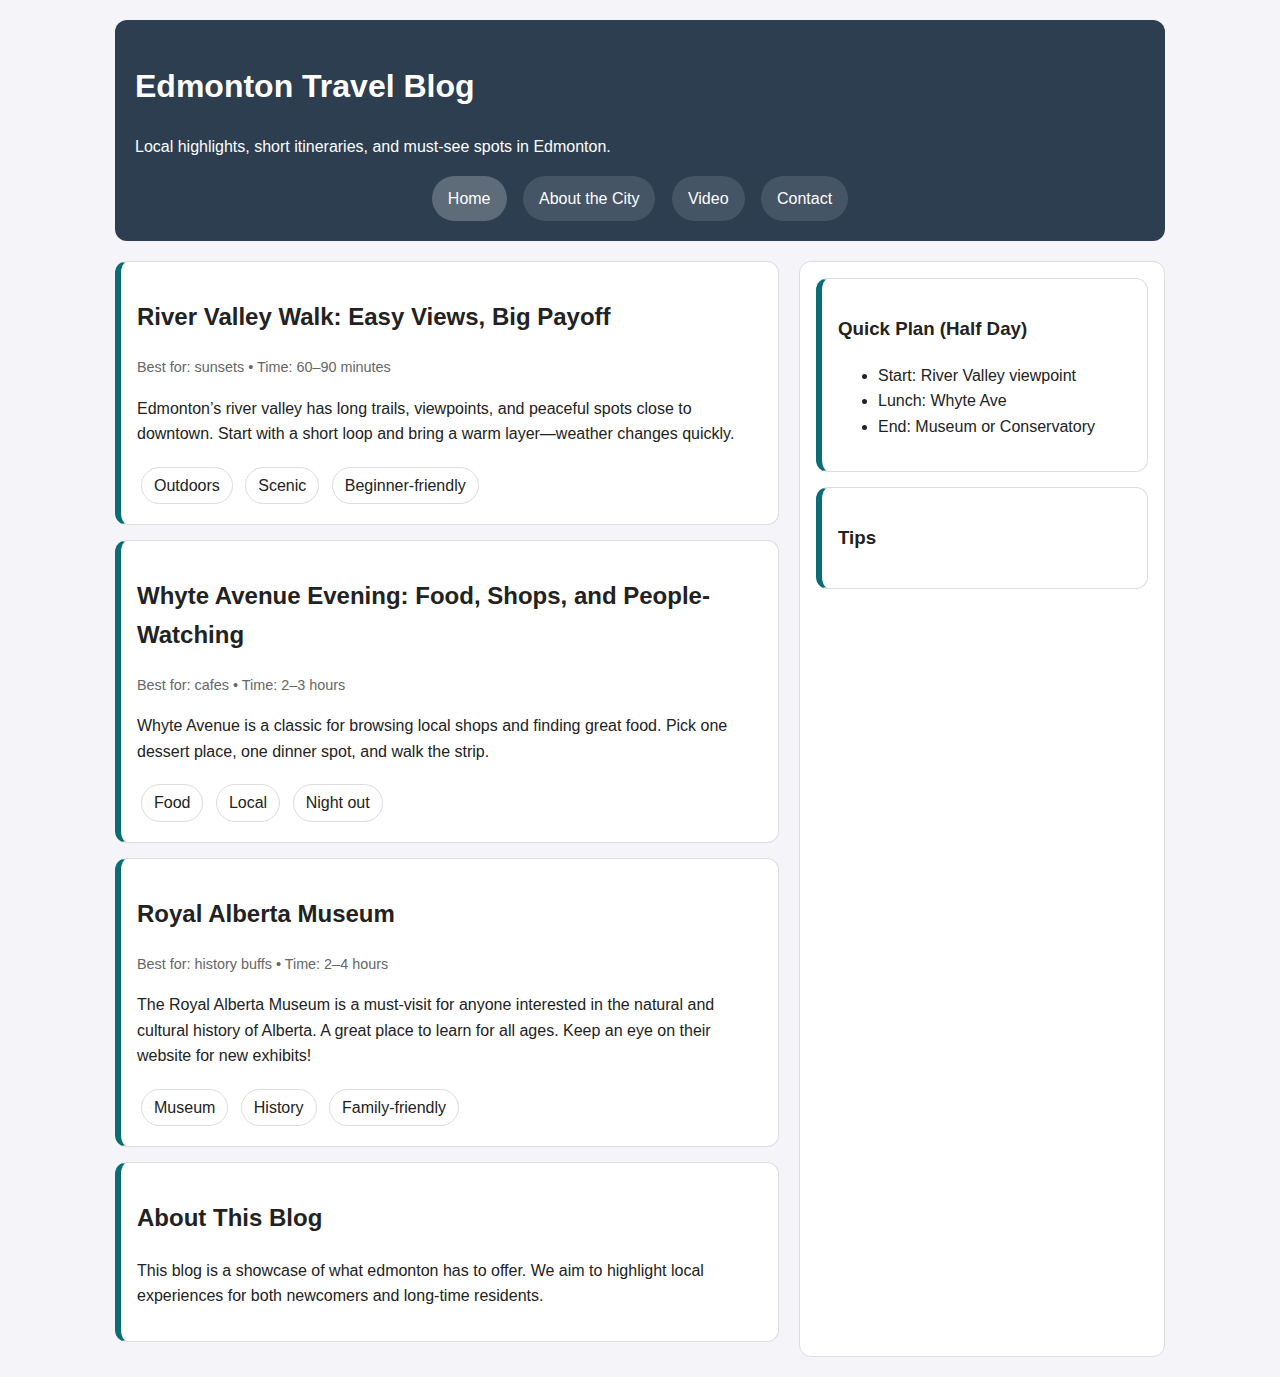
<file: index.html>
<!doctype html>
<html lang="en">
  <head>
    <!-- Character encoding -->
    <meta charset="UTF-8" />
    <!-- Responsive scaling for mobile -->
    <meta name="viewport" content="width=device-width, initial-scale=1" />
    <title>Edmonton Travel Blog | Home</title>
    <!-- All pages share ONE stylesheet -->
    <link rel="stylesheet" href="style.css" />
  </head>
  <body>
    <!-- Container centers the site and controls max-width -->
    <div class="container">
      <header class="site-header">
        <h1>Edmonton Travel Blog</h1>
        <p>
          Local highlights, short itineraries, and must-see spots in Edmonton.
        </p>
        <!-- Navigation is a list; CSS will turn it into a nav bar -->
        <nav class="site-nav">
          <ul>
            <li><a class="active" href="index.html">Home</a></li>
            <li><a href="city.html">About the City</a></li>
            <li><a href="video.html">Video</a></li>
            <li><a href="contact.html">Contact</a></li>
          </ul>
        </nav>
      </header>
      <!-- Two-column layout: main content + sidebar -->
      <main class="layout">
        <section class="main">
          <article class="card">
            <h2>River Valley Walk: Easy Views, Big Payoff</h2>
            <div class="meta">Best for: sunsets • Time: 60–90 minutes</div>
            <p>
              Edmonton’s river valley has long trails, viewpoints, and peaceful
              spots close to downtown. Start with a short loop and bring a warm
              layer—weather changes quickly.
            </p>
            <div class="tags">
              <span class="tag">Outdoors</span>
              <span class="tag">Scenic</span>
              <span class="tag">Beginner-friendly</span>
            </div>
          </article>
          <article class="card">
            <h2>Whyte Avenue Evening: Food, Shops, and People-Watching</h2>
            <div class="meta">Best for: cafes • Time: 2–3 hours</div>
            <p>
              Whyte Avenue is a classic for browsing local shops and finding
              great food. Pick one dessert place, one dinner spot, and walk the
              strip.
            </p>
            <div class="tags">
              <span class="tag">Food</span>
              <span class="tag">Local</span>
              <span class="tag">Night out</span>
            </div>
          </article>
          <!-- TODO (HTML #1):
 Add ONE more blog post as <article class="card"> with:
 - a place in Edmonton (example: Muttart Conservatory, Fort Edmonton
Park, Royal Alberta Museum)
 - a <div class="meta"> line
 - at least TWO <span class="tag"> tags
 -->
          <article class="card">
            <h2>Royal Alberta Museum</h2>
            <div class="meta">Best for: history buffs • Time: 2–4 hours</div>
            <p>
              The Royal Alberta Museum is a must-visit for anyone interested in
              the natural and cultural history of Alberta. A great place to
              learn for all ages. Keep an eye on their website for new exhibits!
            </p>
            <div class="tags">
              <span class="tag">Museum</span>
              <span class="tag">History</span>
              <span class="tag">Family-friendly</span>
            </div>
          </article>

          <!-- TODO (HTML #2):
 Add another card at the bottom:
 - heading and 2–3 sentences describing what the blog is about
 -->
          <div class="card">
            <h2>About This Blog</h2>
            <p>
              This blog is a showcase of what edmonton has to offer. We aim to highlight local experiences for both newcomers and long-time residents.
            </p>
          </div>
        </section>
        <aside class="sidebar">
          <div class="card">
            <h3>Quick Plan (Half Day)</h3>
            <ul>
              <li>Start: River Valley viewpoint</li>
              <li>Lunch: Whyte Ave</li>
              <li>End: Museum or Conservatory</li>
            </ul>
          </div>
          <div class="card">
            <h3>Tips</h3>
            <ul></ul>
          </div>
        </aside>
      </main>
    </div>
  </body>
</html>
</file>
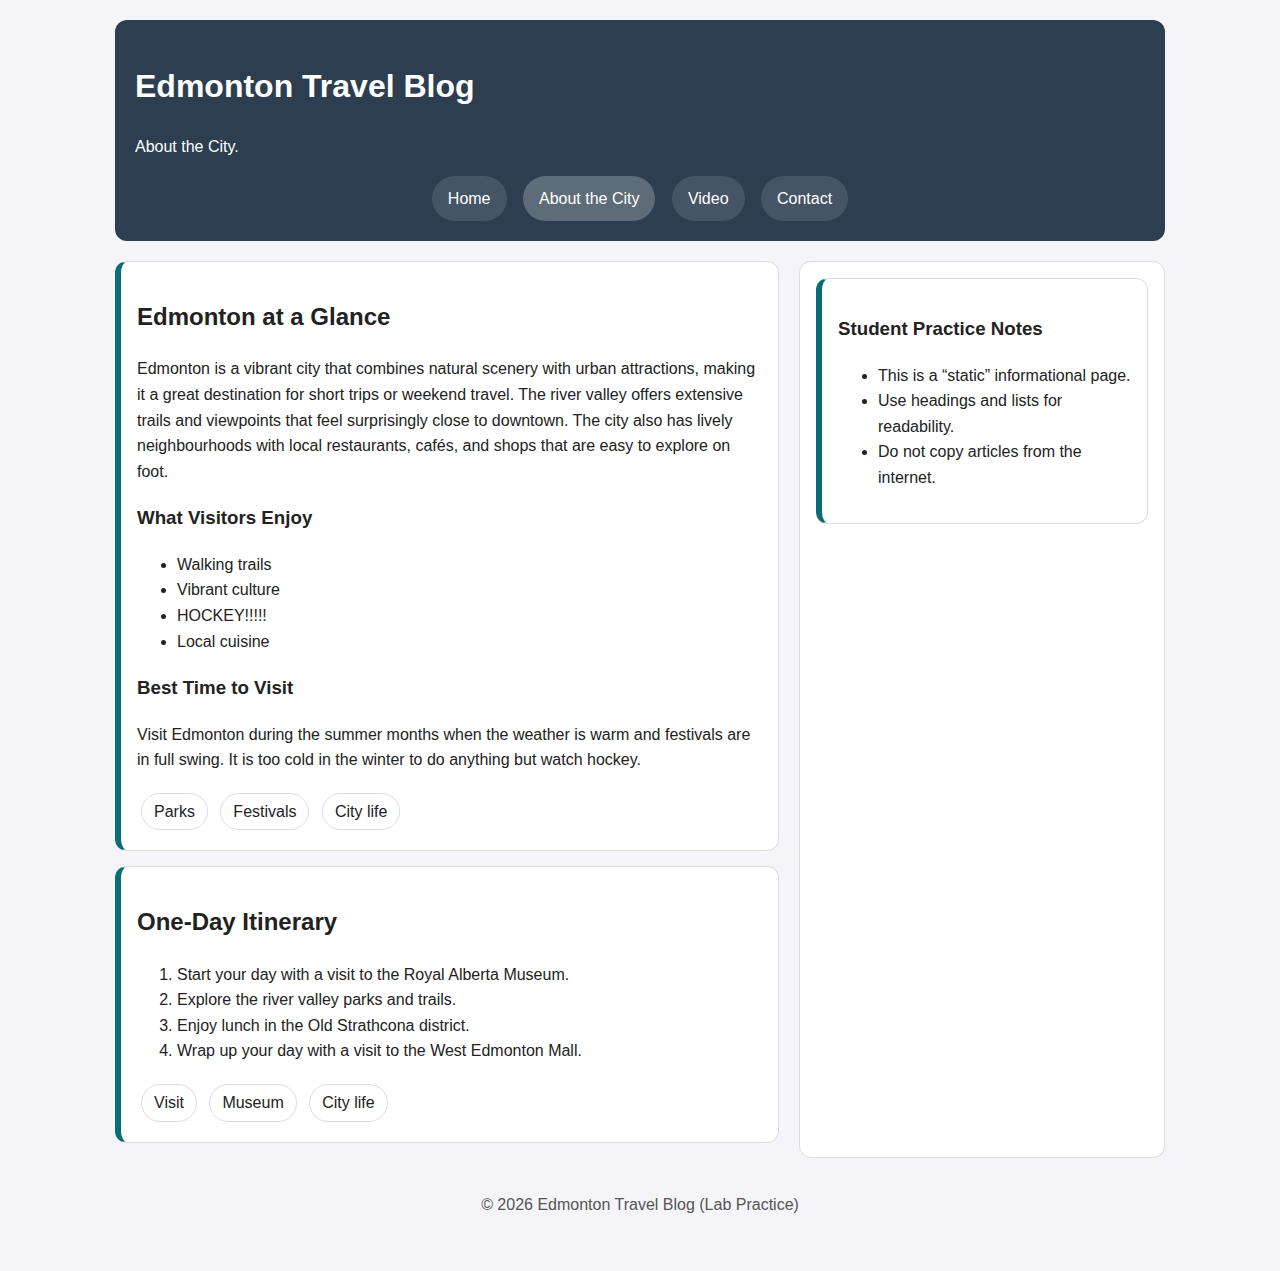
<file: city.html>
<!doctype html>
<html lang="en">
  <head>
    <meta charset="UTF-8" />
    <meta name="viewport" content="width=device-width, initial-scale=1" />
    <title>Edmonton Travel Blog | About the City</title>
    <link rel="stylesheet" href="style.css" />
  </head>
  <body>
    <div class="container">
      <!-- TODO (HTML #4): HEADER SECTION (copy the same structure from index.html)
 1) Create a <header> with class="site-header"
 2) Add an <h1> for the site title: Edmonton Travel Blog
 3) Add a <p> that describes the current page (example: About the City)
 4) Add the navigation menu using <nav class="site-nav"> with a <ul> list
 - Each menu item is a <li> containing an <a> link
 - Use the SAME menu on every page for consistency
 - Only change which link has class="active" (the current page)
-->
      <header class="site-header">
        <h1>Edmonton Travel Blog</h1>
        <p>About the City.</p>
        <!-- Navigation is a list; CSS will turn it into a nav bar -->
        <nav class="site-nav">
          <ul>
            <li><a href="index.html">Home</a></li>
            <li><a class="active" href="city.html">About the City</a></li>
            <li><a href="video.html">Video</a></li>
            <li><a href="contact.html">Contact</a></li>
          </ul>
        </nav>
      </header>
      <main class="layout">
        <section class="main">
          <div class="card">
            <h2>Edmonton at a Glance</h2>
            <p>
              Edmonton is a vibrant city that combines natural scenery with
              urban attractions, making it a great destination for short trips
              or weekend travel. The river valley offers extensive trails and
              viewpoints that feel surprisingly close to downtown. The city also
              has lively neighbourhoods with local restaurants, cafés, and shops
              that are easy to explore on foot.
            </p>
            <h3>What Visitors Enjoy</h3>
            <!-- TODO (HTML #5):
Add a <ul> list with 4 items. -->

            <ul>
              <li>Walking trails</li>
              <li>Vibrant culture</li>
              <li>HOCKEY!!!!!</li>
              <li>Local cuisine</li>
            </ul>
            <!-- TODO (HTML #6):
Create a header stating “Best Time to Visit” and Write 2–4 sentences.
-->
            <h3>Best Time to Visit</h3>
            <p>
              Visit Edmonton during the summer months when the weather is warm
              and festivals are in full swing. It is too cold in the winter to
              do anything but watch hockey.
            </p>
            <div class="tags">
              <span class="tag">Parks</span>
              <span class="tag">Festivals</span>
              <span class="tag">City life</span>
            </div>
          </div>
          <!-- TODO (HTML #7):
Add a second card titled “One-Day Itinerary”
containing an <ol> list with 4 steps.
-->
<div class="card">
            <h2>One-Day Itinerary</h2>
            <ol>
              <li>Start your day with a visit to the Royal Alberta Museum.</li>
              <li>Explore the river valley parks and trails.</li>
              <li>Enjoy lunch in the Old Strathcona district.</li>
              <li>Wrap up your day with a visit to the West Edmonton Mall.</li>
            </ol>

            <div class="tags">
              <span class="tag">Visit</span>
              <span class="tag">Museum</span>
              <span class="tag">City life</span>
            </div>
          </div>
        </section>
        <aside class="sidebar">
          <div class="card">
            <h3>Student Practice Notes</h3>
            <ul>
              <li>This is a “static” informational page.</li>
              <li>Use headings and lists for readability.</li>
              <li>Do not copy articles from the internet.</li>
            </ul>
          </div>
        </aside>
      </main>
      <footer class="site-footer">
        <p>&copy; 2026 Edmonton Travel Blog (Lab Practice)</p>
      </footer>
    </div>
  </body>
</html>
</file>
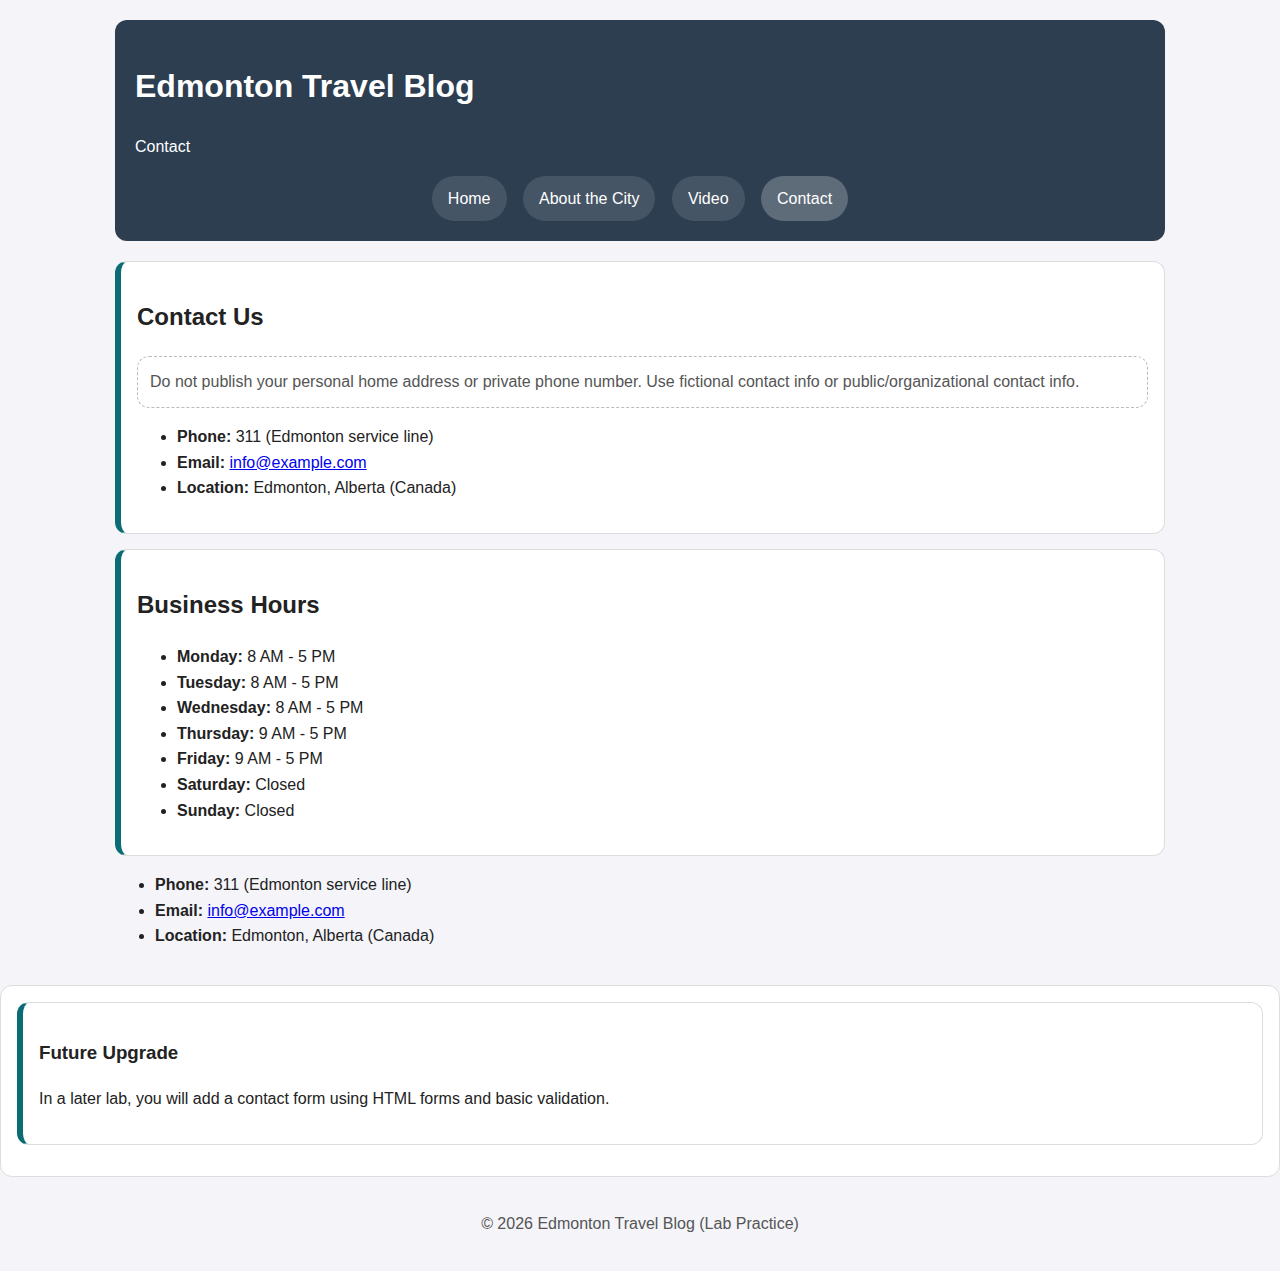
<file: contact.html>
<!doctype html>
<html lang="en">
  <head>
    <meta charset="UTF-8" />
    <meta name="viewport" content="width=device-width, initial-scale=1" />
    <title>Edmonton Travel Blog | Contact</title>
    <link rel="stylesheet" href="style.css" />
  </head>
  <body>
    <div class="container">
      <header class="site-header">
        <h1>Edmonton Travel Blog</h1>
        <p>Contact</p>
        <nav class="site-nav">
          <ul>
            <li><a href="index.html">Home</a></li>
            <li><a href="city.html">About the City</a></li>
            <li><a href="video.html">Video</a></li>
            <li><a class="active" href="contact.html">Contact</a></li>
          </ul>
        </nav>
      </header>
      <main class="layout">
        <section class="main">
          <div class="card">
            <h2>Contact Us</h2>
            <p class="notice">
              Do not publish your personal home address or private phone number.
              Use fictional contact info or public/organizational contact info.
            </p>
            <ul>
              <li><strong>Phone:</strong> 311 (Edmonton service line)</li>
              <li>
                <strong>Email:</strong>
                <a href="mailto:info@example.com">info@example.com</a>
              </li>
              <li><strong>Location:</strong> Edmonton, Alberta (Canada)</li>
            </ul>
          </div>
          <!-- TODO (HTML #10):
 Add a second card titled “Business Hours”
 with a list of days/times.
 -->
        <div class="card">
            <h2>Business Hours</h2>
            <ul>
              <li><strong>Monday:</strong> 8 AM - 5 PM</li>
              <li><strong>Tuesday:</strong> 8 AM - 5 PM</li>
              <li><strong>Wednesday:</strong> 8 AM - 5 PM</li>
              <li><strong>Thursday:</strong> 9 AM - 5 PM</li>
              <li><strong>Friday:</strong> 9 AM - 5 PM</li>
              <li><strong>Saturday:</strong> Closed</li>
              <li><strong>Sunday:</strong> Closed</li>
            </ul>
          </div>
            <ul>
              <li><strong>Phone:</strong> 311 (Edmonton service line)</li>
              <li>
                <strong>Email:</strong>
                <a href="mailto:info@example.com">info@example.com</a>
              </li>
              <li><strong>Location:</strong> Edmonton, Alberta (Canada)</li>
            </ul>
          </div>
        </section>
        <aside class="sidebar">
          <div class="card">
            <h3>Future Upgrade</h3>
            <p>
              In a later lab, you will add a contact form using HTML forms and
              basic validation.
            </p>
          </div>
        </aside>
      </main>
      <footer class="site-footer">
        <p>&copy; 2026 Edmonton Travel Blog (Lab Practice)</p>
      </footer>
    </div>
  </body>
</html>
</file>
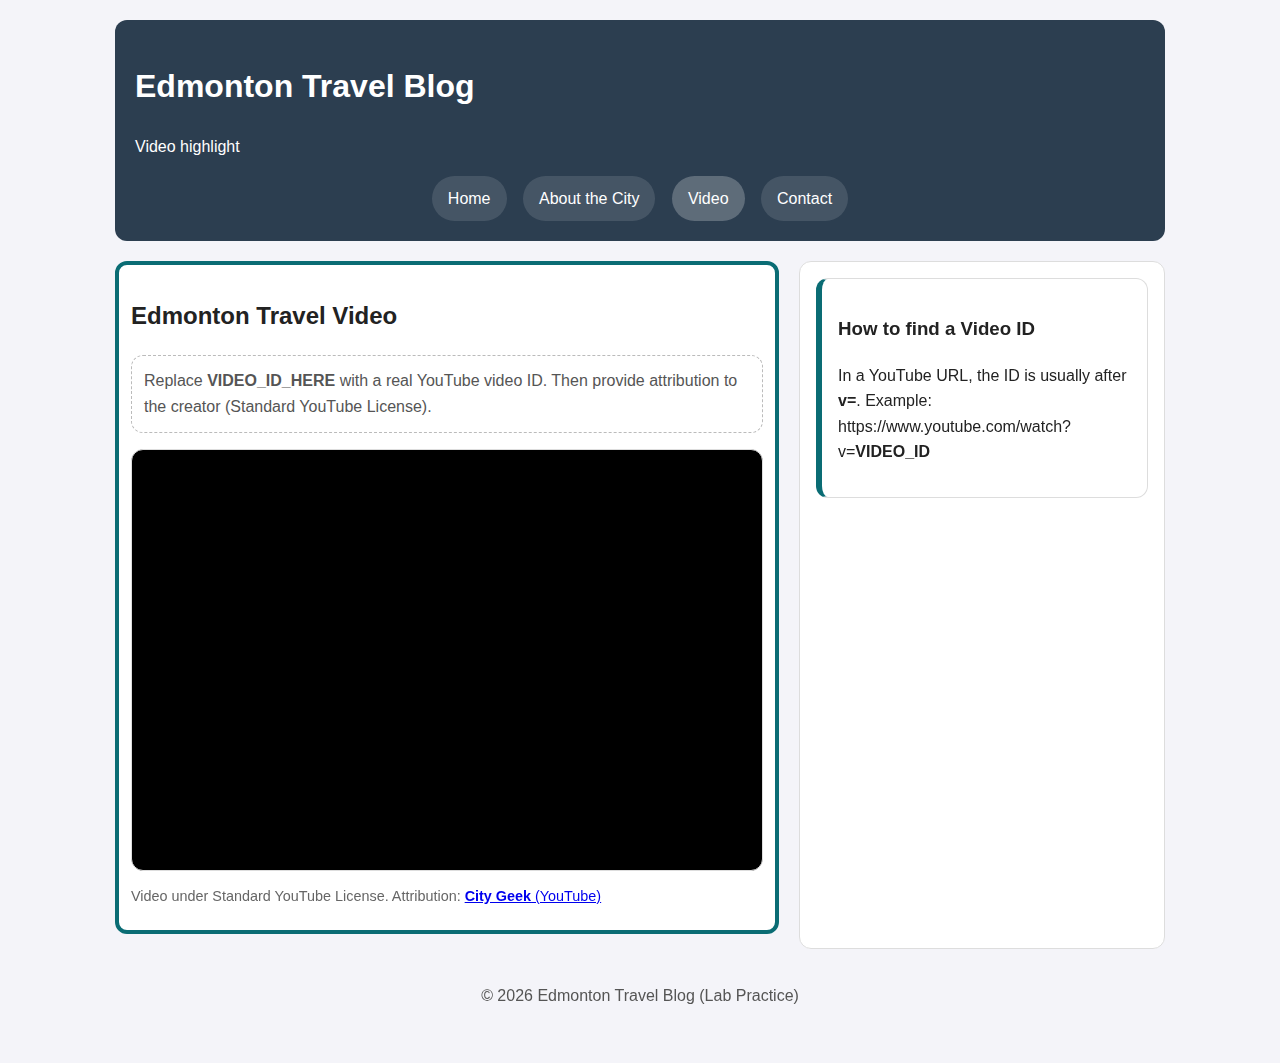
<file: video.html>
<!doctype html>
<html lang="en">
  <head>
    <meta charset="UTF-8" />
    <meta name="viewport" content="width=device-width, initial-scale=1" />
    <title>Edmonton Travel Blog | Video</title>
    <link rel="stylesheet" href="style.css" />
  </head>
  <body>
    <div class="container">
      <header class="site-header">
        <h1>Edmonton Travel Blog</h1>
        <p>Video highlight</p>
        <nav class="site-nav">
          <ul>
            <li><a href="index.html">Home</a></li>
            <li><a href="city.html">About the City</a></li>
            <li><a class="active" href="video.html">Video</a></li>
            <li><a href="contact.html">Contact</a></li>
          </ul>
        </nav>
      </header>
      <main class="layout">
        <section class="main">
          <div class="card" id="featured-video">
            <h2>Edmonton Travel Video</h2>
            <p class="notice">
              Replace <strong>VIDEO_ID_HERE</strong> with a real YouTube video
              ID. Then provide attribution to the creator (Standard YouTube
              License).
            </p>
            <div class="video-wrap">
              <!-- -- TODO (HTML #8):
Add a YouTube video using an <iframe> embed. Take the video ID from a
normal YouTube link then place it into the embed format. For example, if the link is
https://www.youtube.com/watch?v=EfJo3MHFkFI, the video ID is EfJo3MHFkFI, so your
iframe src becomes https://www.youtube.com/embed/EfJo3MHFkFI. Keep the iframe
attributes (title, allow, allowfullscreen) so the player works correctly. After the
iframe, include attribution by writing the creator’s name and adding a working link
to the video or creator’s channel; if the video cannot be embedded (it may say
playback is disabled on other websites), choose a different YouTube video that
allows embedding. -->
                <iframe
                    src="https://www.youtube.com/embed/MsrdEa2jdEM"
                    title="YouTube video player"
                    frameborder="0"
                    allow="accelerometer; autoplay; clipboard-write; encrypted-media; gyroscope; picture-in-picture; web-share"
                    allowfullscreen
                ></iframe>
            </div>
            <p class="meta">
              Video under Standard YouTube License. Attribution:
              <a href="https://www.youtube.com/channel/UCthIMTYTAH45pH9BgVZEY0w?embeds_referring_euri=http%3A%2F%2F127.0.0.1%3A5500%2F" target="_blank" rel="noopener"
                ><strong>City Geek</strong> (YouTube) </a
              >
            </p>
            <!-- TODO (HTML #9):
1) Replace Creator Name Here with the creator’s name.
2) Replace # with the real URL (creator channel OR the video page).
-->
          </div>
        </section>
        <aside class="sidebar">
          <div class="card">
            <h3>How to find a Video ID</h3>
            <p>
              In a YouTube URL, the ID is usually after <strong>v=</strong>.
              Example: https://www.youtube.com/watch?v=<strong>VIDEO_ID</strong>
            </p>
          </div>
        </aside>
      </main>
      <footer class="site-footer">
        <p>&copy; 2026 Edmonton Travel Blog (Lab Practice)</p>
      </footer>
    </div>
  </body>
</html>
</file>
<file: style.css>
/* ---------------------------
 style.css (Student Tasks Version)
 Chapters 4 & 6: Selectors + Box Model + Variables
 ---------------------------
 HOW TO USE THIS FILE:
 - Keep the selectors as they are (e.g., .site-nav a). Only add properties inside
{ }.
 - Use Chapter 6 variables with var(--name) whenever possible.
 - Use the Box Model (padding, margin, border, border-radius) to create spacing
and “button/card” looks.
 - After each edit: Save → Refresh the browser.
 DEBUG TIP (Chapter 4 cascade):
 If a style does not apply, check:
 1) selector matches the HTML element
 2) you saved the file
 3) no typos (property names, missing semicolons)
 4) whether another rule overrides it (order/specificity)
*/
/* ---------------------------
 Chapter 6: Variables (Design System)
 You may keep these values or adjust them to create a different theme.
 Typical values:
 - colors in hex (#RRGGBB)
 - common neutrals: light background, dark text

 - one accent color used for highlights/hover
 --------------------------- */
:root {
  --bg: #f4f4f9; /* background color (light) */
  --text: #222; /* main text color (dark) */
  --primary: #2c3e50; /* header/nav background color */
  --accent: #0a6c74; /* highlight/hover color */
  --white: #ffffff; /* white */
  --border: #ddd; /* light border color */
}
/* Base styles (inheritance applies to many text properties)
 You can adjust:
 - font-family (Arial, Helvetica, sans-serif)
 - line-height (e.g., 1.4 to 1.8)
 - background and color using variables */
body {
  margin: 0;
  font-family: Arial, sans-serif;
  background: var(--bg);
  color: var(--text);
  line-height: 1.6;
}
/* Centers page content and prevents text from stretching too wide
 You can adjust:
 - max-width (e.g., 900px to 1200px)
 - padding (e.g., 16px to 32px) */
.container {
  max-width: 1050px;
  margin: 0 auto;
  padding: 20px;
}
/* Header “banner”
 You can adjust:
 - padding (e.g., 16px–28px)
 - border-radius (e.g., 8px–16px)
 - background using var(--primary) */
.site-header {
  background: var(--primary);
  color: var(--white);
  padding: 20px;
  border-radius: 12px;
}

/* ---------------------------
 Chapter 4: Descendant selectors
 The UL is styled only inside .site-nav so other lists are unaffected.
 Typical values:
 - list-style: none; removes bullets
 - text-align: center; centers the menu
 --------------------------- */
.site-nav ul {
  list-style: none;
  margin: 0;
  padding: 0;
  text-align: center;
}
/* Each LI controls positioning of each menu item.
 Typical values:
 - display: inline-block; puts items side-by-side

 - margin: small horizontal spacing like 4px–12px */
.site-nav li {
  display: inline-block;
  margin: 0 6px;
}
/* TODO (CSS #1): Nav links as buttons
 Target: .site-nav a (the clickable element)
 You should define properties to make links look like buttons:
 - text color: usually var(--white)
 - remove underline: text-decoration (often 'none')
 - padding: increases clickable area (common: vertical 8–12px, horizontal 12–22px)
 - display: use inline-block so padding/background behave like a “button”
 - border-radius: rounding (common: 4px–12px; or 999px for pill style)
 - transition: smooth hover effect (often background-color 0.2s–0.3s)
 Optional additions:
 - background for non-hover state (transparent or subtle)
 - font-weight (normal/bold)
*/
.site-nav a{
 color: var(--white);
 text-decoration: none;
 padding: 10px 16px;
 display: inline-block;
 border-radius: 999px;
 background: rgba(255,255,255,0.12);
 transition: background-color 0.2s;
}
.site-nav a:hover{ background: var(--accent); }
.site-nav a.active{ background: rgba(255,255,255,0.24); }
/* Two-column layout (Flexbox)
 You may keep this as-is or modify later in the Design Studio.
 Typical values:
 - gap: 12px–28px */
.layout {
  margin-top: 20px;
  display: flex;
  gap: 20px;
}

.main {
  flex: 2;
}
.sidebar {
  flex: 1;
}
/* TODO (CSS #4): Sidebar card look
 Target: .sidebar
 Goal: Make the sidebar area look like a clean panel.
 Typical properties:
 - background: var(--white)
 - padding: 12px–20px
 - border: 1px solid var(--border)
 - border-radius: 8px–16px
 Optional:
 - slightly different background (very light tint)
*/
.sidebar {
  background: white;
  padding: 16px;
  border: 1px solid var(--border);
  border-radius: 12px;
}
/* TODO (CSS #5): Card styling (Box Model)
 Target: .card
 Goal: Make every card look like a readable block.
 Typical properties:
 - background: var(--white)
 - padding: 14px–20px
 - margin-bottom: 12px–18px
 - border: 1px solid var(--border)
 - border-radius: 8px–16px
 Optional:
 - box-shadow for depth (subtle; do not overdo)
*/
.card{
 background: var(--white);
 padding: 16px;
 margin-bottom: 15px;
 border: 1px solid var(--border);
 border-left: 6px solid var(--accent);
 border-radius: 12px;
}
/* TODO (CSS #6): Meta line
 Target: .meta
 Goal: Smaller, less prominent text than body content.
 Typical properties:
 - font-size: around 0.85rem–0.95rem
 - color: a muted grey (e.g., #666 or #777)
 - margin-bottom: 6px–12px
*/

.meta {
    font-size: 0.9rem;
    color: #666;
    margin-bottom: 10px;
}
/* TODO (CSS #7): Tag “pill” styling
 Target: .tag
 Goal: Tags should look like pill labels.
 Typical properties:
 - display: inline-block
 - padding: small (vertical 4–7px, horizontal 10–16px)
 - margin: small spacing between tags
 - border: 1px solid (often #ccc or var(--border))
 - border-radius: very large (e.g., 999px) for pill shape
 Optional:

 - background: white or very light tint
 - text color: var(--primary) or var(--text)
*/
.tag {
    display: inline-block;
    padding: 5px 12px;
    margin: 4px;
    border: 1px solid var(--border);
    border-radius: 999px;
}
/* TODO (CSS #8): Video container
 Target: .video-wrap
 Goal: The iframe should appear inside a neat frame with rounded corners.
 Typical properties:
 - border: 1px solid var(--border)
 - border-radius: 8px–16px
 - overflow: hidden (important for rounded corners)
 - background: #000 (prevents white gaps around the video)
*/
.video-wrap {
    border: 1px solid var(--border);
    border-radius: 12px;
    overflow: hidden;
    background: #000;
}
.video-wrap iframe {
  width: 100%;
  height: 420px;
  border: 0;
  display: block;
}
/* ID selector example: styles ONLY the element with id="featured-video"
 Use this to emphasize the featured section (more specific than .card). */
  /* Examples of what you CAN define here:
 - a different border style (solid/dashed)
 - a thicker border width
 - extra padding or margin
 - a subtle background tint
 - a stronger border-left accent
 */

#featured-video {
  border: 4px solid var(--accent);
  padding: 12px;
}

/* TODO (CSS #9): Notice styling
 Target: .notice
 Goal: Make instruction boxes stand out.
 Typical properties:
 - border: dashed (e.g., 1px dashed #bbb)
 - padding: 10px–14px
 - border-radius: 8px–16px
 Optional:
 - background: white or a very light tint
 - slightly muted text color
*/
.notice {
    border: 1px dashed #bbb;
    padding: 12px;
    border-radius: 12px;
    background: var(--white);
    color: #555;
}
/* Footer
 You can adjust padding and color, but keep it readable. */
.site-footer {
  text-align: center;
  padding: 18px 10px;
  color: #555;
}
</file>
